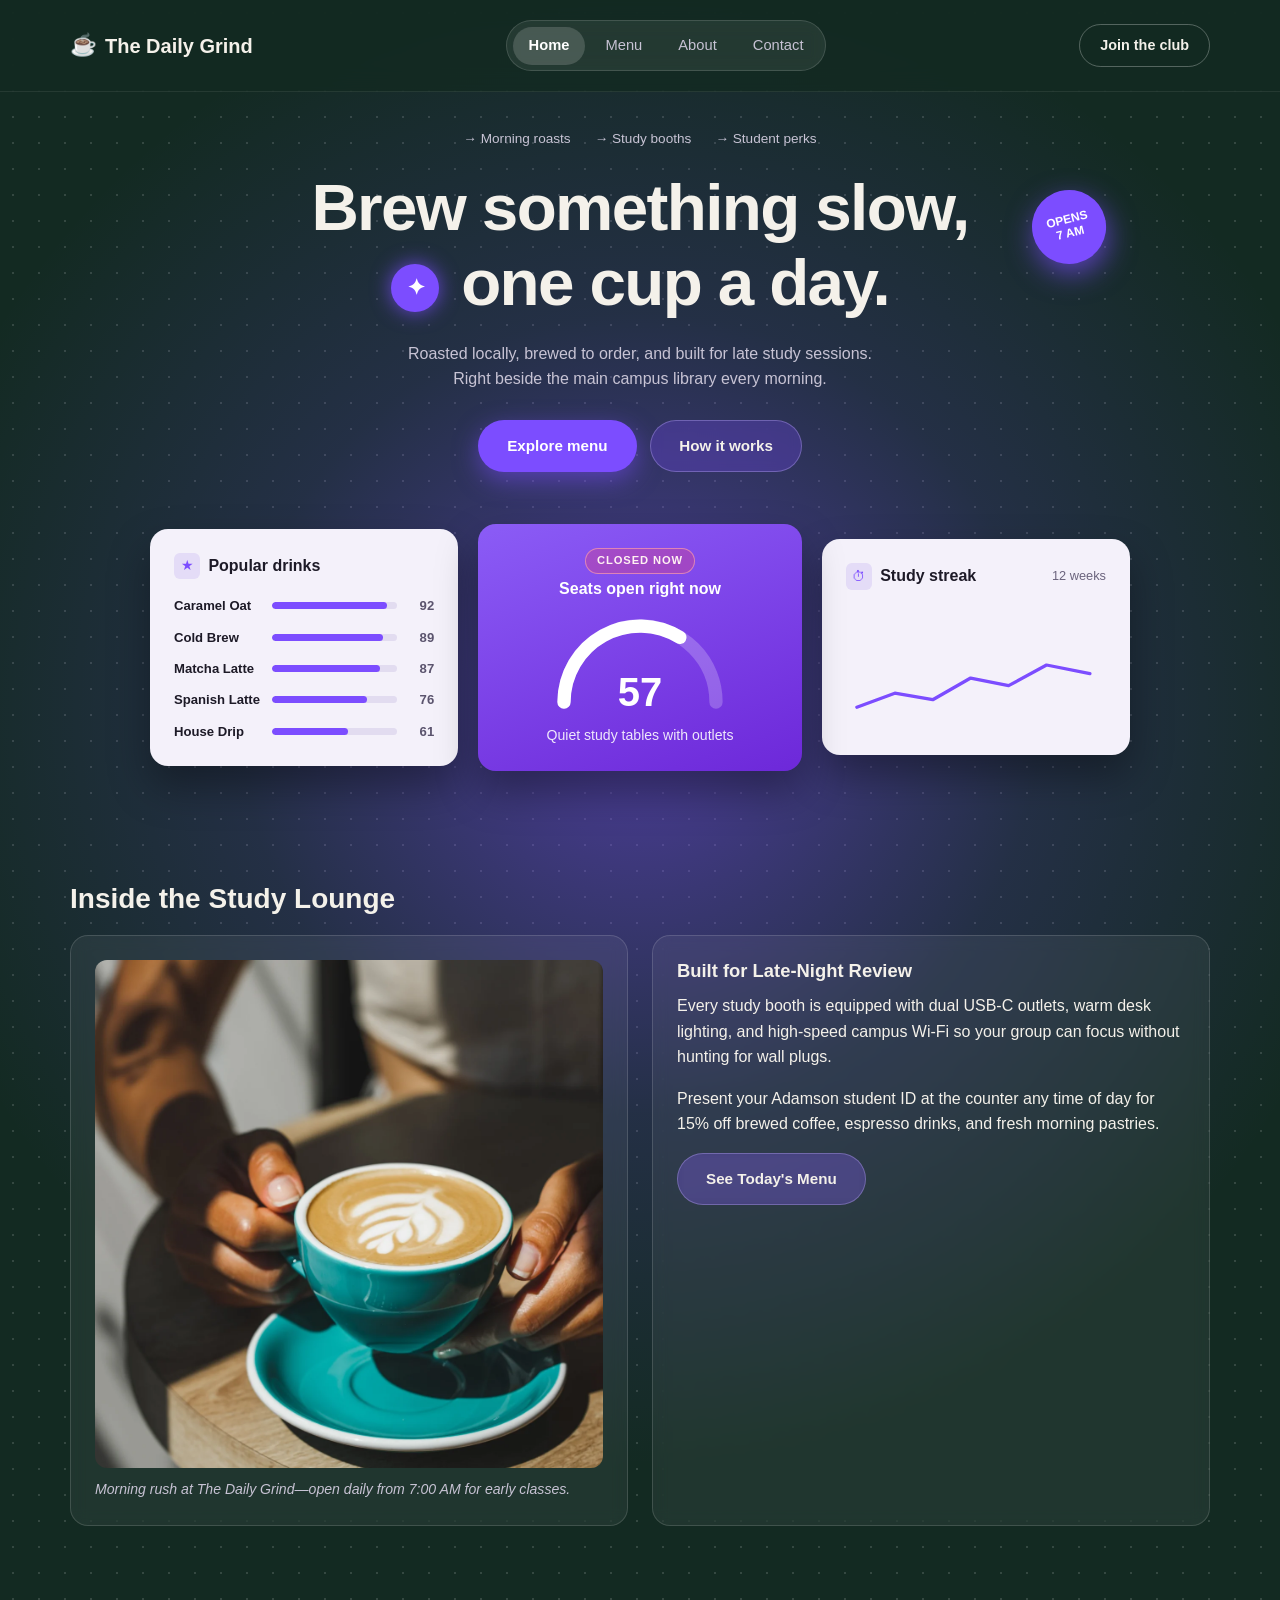
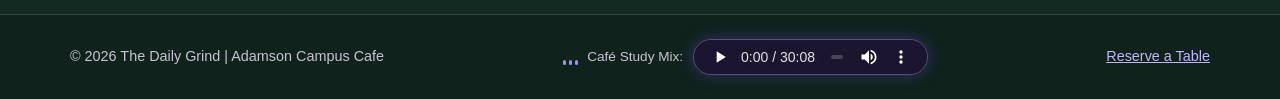
<file: index.html>
<!DOCTYPE html>
<html lang="en">
<head>
  <meta charset="UTF-8">
  <meta name="viewport" content="width=device-width, initial-scale=1.0">
  <title>The Daily Grind | Adamson Campus Café</title>
  <link rel="stylesheet" href="style.css">
</head>
<body>
  <header class="site-header">
    <div class="container nav-wrapper">
      <a href="index.html" class="brand">
        <span class="brand-icon" aria-hidden="true">&#9749;</span>
        <span>The Daily Grind</span>
      </a>

      <nav aria-label="Primary Navigation">
        <ul class="nav-list">
          <li><a href="index.html" class="active" aria-current="page">Home</a></li>
          <li><a href="menu.html">Menu</a></li>
          <li><a href="about.html">About</a></li>
          <li><a href="contact.html">Contact</a></li>
        </ul>
      </nav>

      <a href="contact.html" class="nav-cta">Join the club</a>
    </div>
  </header>

  <main>
    <section class="hero">
      <div class="container hero-container">
        <ul class="micro-links" aria-label="Quick highlights">
          <li>&rarr; Morning roasts</li>
          <li>&rarr; Study booths</li>
          <li>&rarr; Student perks</li>
        </ul>

        <div class="hero-title-wrap">
          <h1>
            Brew something slow,<br>
            <span class="sparkle-badge" aria-hidden="true">&#10022;</span>
            one cup a day.
          </h1>
          <div class="floating-badge" id="floating-status-badge" aria-hidden="true">OPEN<br>7 AM</div>
        </div>

        <p class="hero-subtitle">
          Roasted locally, brewed to order, and built for late study sessions.<br>
          Right beside the main campus library every morning.
        </p>

        <div class="hero-actions">
          <a href="menu.html" class="btn btn-primary">Explore menu</a>
          <a href="about.html" class="btn btn-secondary">How it works</a>
        </div>
      </div>

      <div class="container showcase-wrapper">
        <h2 class="sr-only">Live Campus Café Highlights</h2>
        <div class="showcase-deck">
          <article class="deck-card deck-card-light tilt-left">
            <div class="deck-card-header">
              <span class="mini-icon" aria-hidden="true">&#9733;</span>
              <h3>Popular drinks</h3>
            </div>

            <ul class="metric-list">
              <li>
                <span class="metric-name">Caramel Oat</span>
                <span class="bar-track"><span class="bar-fill" style="width: 92%;"></span></span>
                <span class="metric-val">92</span>
              </li>
              <li>
                <span class="metric-name">Cold Brew</span>
                <span class="bar-track"><span class="bar-fill" style="width: 89%;"></span></span>
                <span class="metric-val">89</span>
              </li>
              <li>
                <span class="metric-name">Matcha Latte</span>
                <span class="bar-track"><span class="bar-fill" style="width: 87%;"></span></span>
                <span class="metric-val">87</span>
              </li>
              <li>
                <span class="metric-name">Spanish Latte</span>
                <span class="bar-track"><span class="bar-fill" style="width: 76%;"></span></span>
                <span class="metric-val">76</span>
              </li>
              <li>
                <span class="metric-name">House Drip</span>
                <span class="bar-track"><span class="bar-fill" style="width: 61%;"></span></span>
                <span class="metric-val">61</span>
              </li>
            </ul>
          </article>

          <article class="deck-card deck-card-purple">
            <div class="purple-card-top">
              <span class="live-status-pill" id="live-status-pill">OPEN NOW</span>
              <h3>Seats open right now</h3>
            </div>
            <div class="gauge-wrap">
              <svg viewBox="0 0 200 115" class="gauge-svg" aria-hidden="true">
                <path d="M 20 100 A 80 80 0 0 1 180 100" fill="none" stroke="rgba(255,255,255,0.22)" stroke-width="14" stroke-linecap="round" />
                <path d="M 20 100 A 80 80 0 0 1 142 32" fill="none" stroke="#ffffff" stroke-width="14" stroke-linecap="round" />
              </svg>
              <div class="gauge-number" id="seat-counter" data-target="57">57</div>
            </div>
            <p class="gauge-caption">Quiet study tables with outlets</p>
          </article>

          <article class="deck-card deck-card-light tilt-right">
            <div class="deck-card-header spread">
              <div>
                <span class="mini-icon" aria-hidden="true">&#9201;</span>
                <h3>Study streak</h3>
              </div>
              <span class="muted-tag">12 weeks</span>
            </div>

            <svg viewBox="0 0 240 90" class="sparkline-svg" role="img" aria-label="Line graph showing steady student café visits over 12 weeks">
              <polyline
                fill="none"
                stroke="#7c4dff"
                stroke-width="3"
                stroke-linecap="round"
                stroke-linejoin="round"
                points="10,75 45,62 80,68 115,48 150,55 185,36 225,44"
              />
            </svg>
          </article>
        </div>
      </div>
    </section>

    <section class="media-showcase section-padding">
      <div class="container">
        <h2>Inside the Study Lounge</h2>
        <div class="media-figure-grid">
          <figure class="featured-figure">
            <img src="images/featured-coffee.jpg" alt="Students studying with laptops and iced coffee inside The Daily Grind campus cafe">
            <figcaption>Morning rush at The Daily Grind—open daily from 7:00 AM for early classes.</figcaption>
          </figure>

          <article class="card">
            <h3>Built for Late-Night Review</h3>
            <p>Every study booth is equipped with dual USB-C outlets, warm desk lighting, and high-speed campus Wi-Fi so your group can focus without hunting for wall plugs.</p>
            <p>Present your Adamson student ID at the counter any time of day for 15% off brewed coffee, espresso drinks, and fresh morning pastries.</p>
            <a href="menu.html" class="btn btn-secondary">See Today's Menu</a>
          </article>
        </div>
      </div>
    </section>
  </main>

  <footer class="site-footer">
    <div class="container footer-wrapper">
      <p>&copy; 2026 The Daily Grind | Adamson Campus Cafe</p>

      <div class="footer-audio">
        <div class="eq-bars" id="audio-eq" aria-hidden="true">
          <span></span><span></span><span></span>
        </div>
        <span id="audio-caption">Café Study Mix:</span>
        <audio id="bg-audio" controls autoplay loop aria-describedby="audio-caption">
            <source src="media/Ambience.mp3" type="audio/mpeg">
            Your browser does not support the HTML5 audio element.
        </audio>
      </div>

      <p><a href="contact.html">Reserve a Table</a></p>
    </div>
  </footer>

  <div id="popup-modal" class="modal-overlay" role="dialog" aria-modal="true" aria-hidden="true" aria-labelledby="modal-title">
    <div class="modal-box">
      <span id="modal-badge" class="modal-pill">STUDENT VIP PASS</span>
      <h2 id="modal-title">15% Off Every Study Session</h2>
      <p id="modal-body">Show your valid campus ID at the counter for 15% off espresso drinks and pastries.</p>
      <button type="button" id="modal-close" class="btn btn-primary">Got it</button>
    </div>
  </div>

  <script src="script.js"></script>
</body>
</html>
</file>
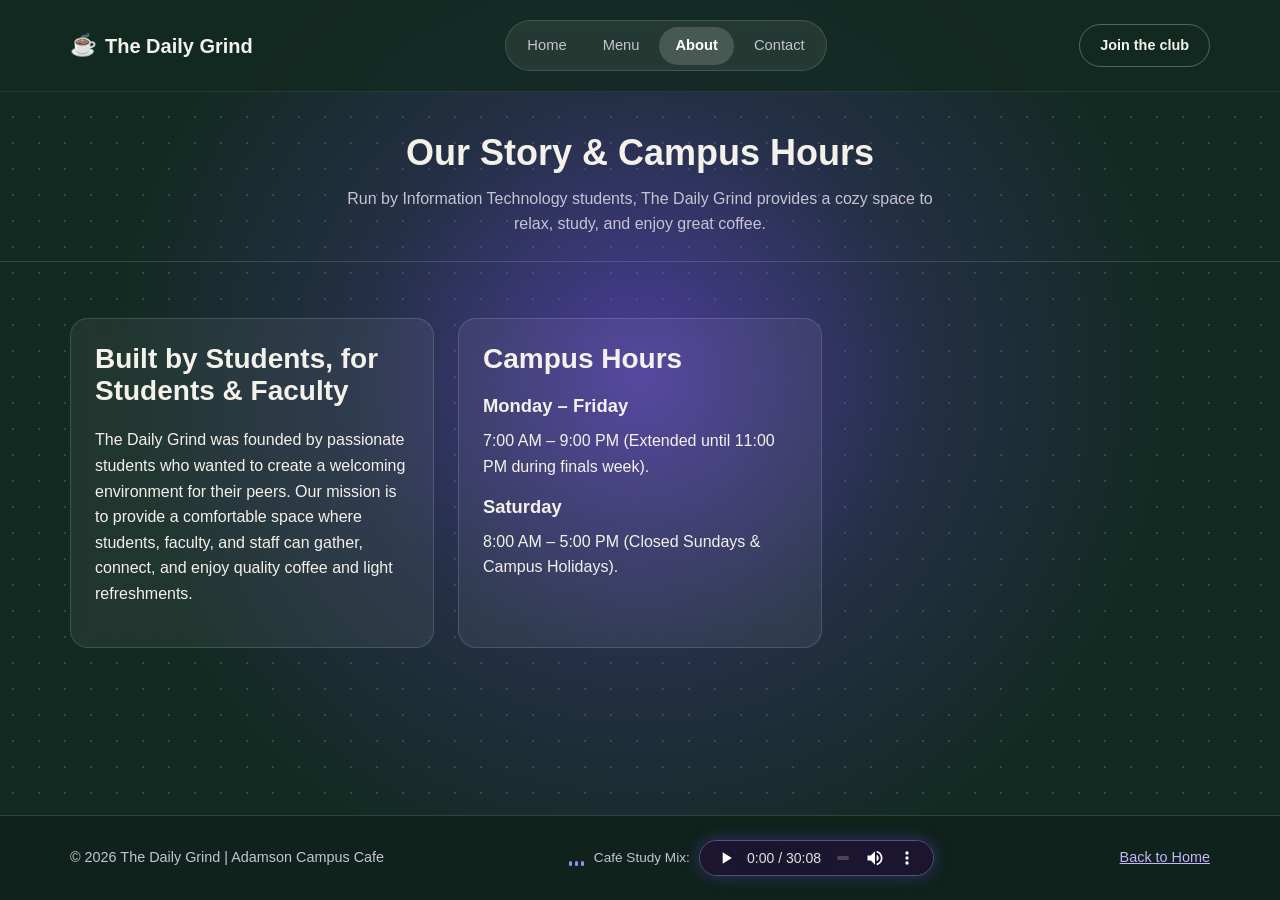
<file: about.html>
<!DOCTYPE html>
<html lang="en">
<head>
  <meta charset="UTF-8">
  <meta name="viewport" content="width=device-width, initial-scale=1.0">
  <title>About &amp; Hours | The Daily Grind Campus Cafe</title>
  <link rel="stylesheet" href="style.css">
</head>
<body>
  <header class="site-header">
    <div class="container nav-wrapper">
      <a href="index.html" class="brand">
        <span class="brand-icon" aria-hidden="true">&#9749;</span>
        <span>The Daily Grind</span>
      </a>

      <nav aria-label="Primary Navigation">
        <ul class="nav-list">
          <li><a href="index.html">Home</a></li>
          <li><a href="menu.html">Menu</a></li>
          <li><a href="about.html" class="active" aria-current="page">About</a></li>
          <li><a href="contact.html">Contact</a></li>
        </ul>
      </nav>

      <a href="contact.html" class="nav-cta">Join the club</a>
    </div>
  </header>

  <main>
    <section class="page-banner">
      <div class="container">
        <h1>Our Story &amp; Campus Hours</h1>
        <p>Run by Information Technology students, The Daily Grind provides a cozy space to relax, study, and enjoy great coffee.</p>
      </div>
    </section>

    <section class="section-padding">
      <div class="container card-grid">
        <article class="card">
          <h2>Built by Students, for Students &amp; Faculty</h2>
          <p>The Daily Grind was founded by passionate students who wanted to create a welcoming environment for their peers. Our mission is to provide a comfortable space where students, faculty, and staff can gather, connect, and enjoy quality coffee and light refreshments.</p>
        </article>

        <article class="card">
          <h2>Campus Hours</h2>
          <h3>Monday – Friday</h3>
          <p>7:00 AM – 9:00 PM (Extended until 11:00 PM during finals week).</p>
          <h3>Saturday</h3>
          <p>8:00 AM – 5:00 PM (Closed Sundays &amp; Campus Holidays).</p>
        </article>
      </div>
    </section>
  </main>

  <footer class="site-footer">
    <div class="container footer-wrapper">
      <p>&copy; 2026 The Daily Grind | Adamson Campus Cafe</p>

      <div class="footer-audio">
        <div class="eq-bars" id="audio-eq" aria-hidden="true">
          <span></span><span></span><span></span>
        </div>
        <span id="audio-caption">Café Study Mix:</span>
        <audio id="bg-audio" controls autoplay loop aria-describedby="audio-caption">
            <source src="media/Ambience.mp3" type="audio/mpeg">
            Your browser does not support the HTML5 audio element.
        </audio>
      </div>

      <p><a href="index.html">Back to Home</a></p>
    </div>
  </footer>

  <div id="popup-modal" class="modal-overlay" role="dialog" aria-modal="true" aria-hidden="true" aria-labelledby="modal-title">
    <div class="modal-box">
      <span id="modal-badge" class="modal-pill">STUDENT VIP PASS</span>
      <h2 id="modal-title">15% Off Every Study Session</h2>
      <p id="modal-body">Show your valid campus ID at the counter for 15% off espresso drinks and pastries.</p>
      <button type="button" id="modal-close" class="btn btn-primary">Got it</button>
    </div>
  </div>

  <script src="script.js"></script>
</body>
</html>
</file>
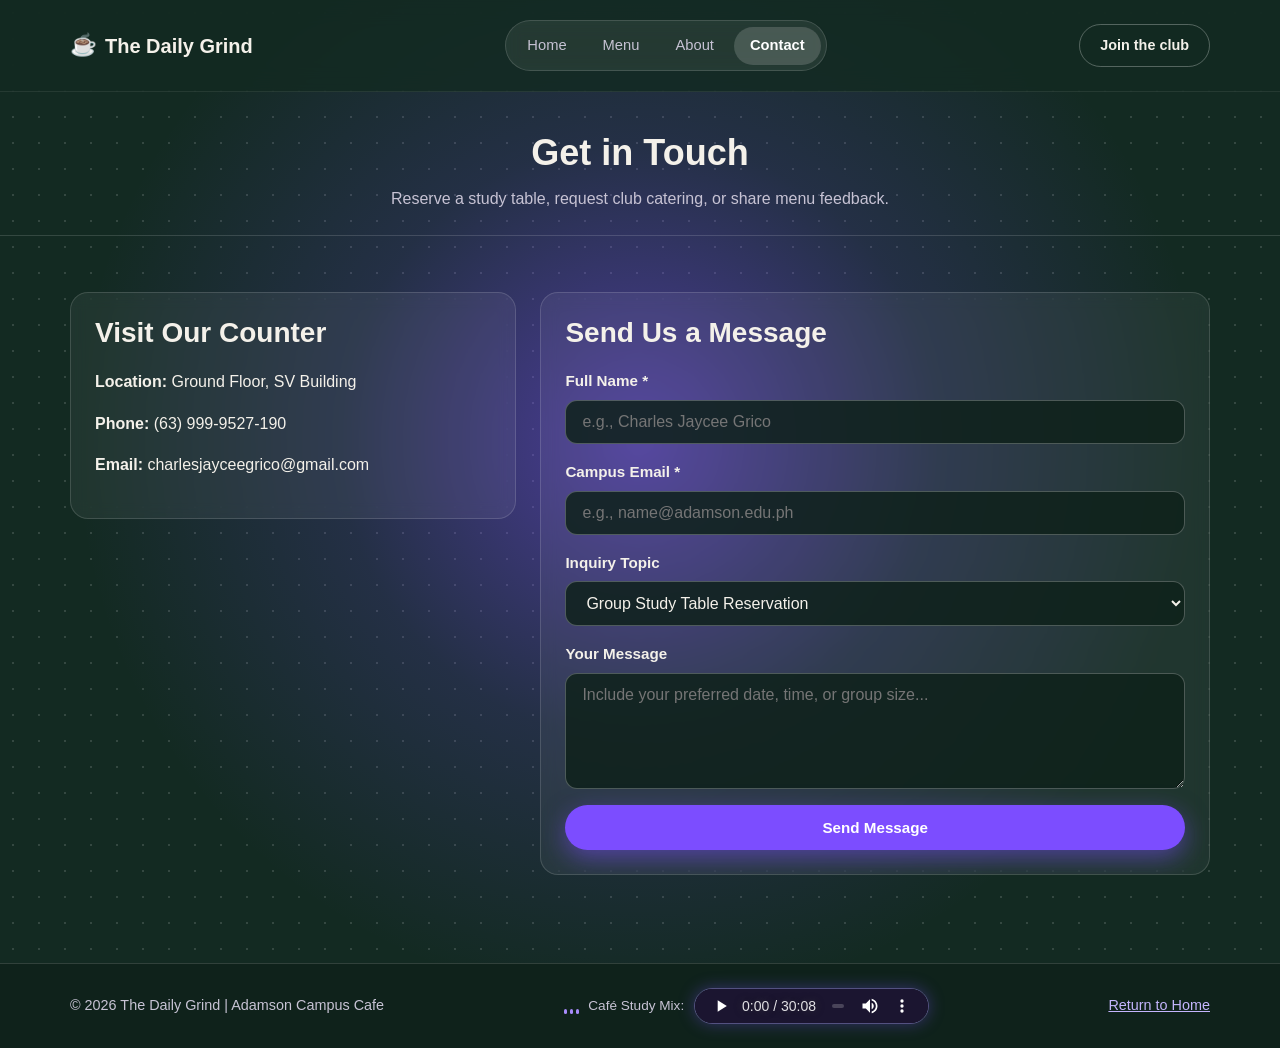
<file: contact.html>
<!DOCTYPE html>
<html lang="en">
<head>
  <meta charset="UTF-8">
  <meta name="viewport" content="width=device-width, initial-scale=1.0">
  <title>Contact | The Daily Grind Campus Cafe</title>
  <link rel="stylesheet" href="style.css">
</head>
<body>
  <header class="site-header">
    <div class="container nav-wrapper">
      <a href="index.html" class="brand">
        <span class="brand-icon" aria-hidden="true">&#9749;</span>
        <span>The Daily Grind</span>
      </a>

      <nav aria-label="Primary Navigation">
        <ul class="nav-list">
          <li><a href="index.html">Home</a></li>
          <li><a href="menu.html">Menu</a></li>
          <li><a href="about.html">About</a></li>
          <li><a href="contact.html" class="active" aria-current="page">Contact</a></li>
        </ul>
      </nav>

      <a href="contact.html" class="nav-cta">Join the club</a>
    </div>
  </header>

  <main>
    <section class="page-banner">
      <div class="container">
        <h1>Get in Touch</h1>
        <p>Reserve a study table, request club catering, or share menu feedback.</p>
      </div>
    </section>

    <section class="section-padding">
      <div class="container contact-grid">
        <article class="card">
          <h2>Visit Our Counter</h2>
          <p><strong>Location:</strong> Ground Floor, SV Building</p>
          <p><strong>Phone:</strong> (63) 999-9527-190</p>
          <p><strong>Email:</strong> charlesjayceegrico@gmail.com</p>
        </article>

        <article class="card">
          <h2>Send Us a Message</h2>
          <form action="#" method="post" class="contact-form">
            <div class="form-group">
              <label for="full-name">Full Name *</label>
              <input type="text" id="full-name" name="full_name" placeholder="e.g., Charles Jaycee Grico" required>
            </div>

            <div class="form-group">
              <label for="email-address">Campus Email *</label>
              <input type="email" id="email-address" name="email_address" placeholder="e.g., name@adamson.edu.ph" required>
            </div>

            <div class="form-group">
              <label for="inquiry-topic">Inquiry Topic</label>
              <select id="inquiry-topic" name="inquiry_topic">
                <option value="table">Group Study Table Reservation</option>
                <option value="preorder">Drink / Pastry Pre-Order</option>
                <option value="catering">Student Org / Club Catering</option>
                <option value="feedback">Menu Suggestion or Feedback</option>
                <option value="other">General Question</option>
              </select>
            </div>

            <div class="form-group">
              <label for="message-box">Your Message</label>
              <textarea id="message-box" name="message_box" rows="5" placeholder="Include your preferred date, time, or group size..."></textarea>
            </div>

            <button type="submit" class="btn btn-primary">Send Message</button>
          </form>
        </article>
      </div>
    </section>
  </main>

  <footer class="site-footer">
    <div class="container footer-wrapper">
      <p>&copy; 2026 The Daily Grind | Adamson Campus Cafe</p>

      <div class="footer-audio">
        <div class="eq-bars" id="audio-eq" aria-hidden="true">
          <span></span><span></span><span></span>
        </div>
        <span id="audio-caption">Café Study Mix:</span>
        <audio id="bg-audio" controls autoplay loop aria-describedby="audio-caption">
            <source src="media/Ambience.mp3" type="audio/mpeg">
            Your browser does not support the HTML5 audio element.
        </audio>
      </div>

      <p><a href="index.html">Return to Home</a></p>
    </div>
  </footer>

  <div id="popup-modal" class="modal-overlay" role="dialog" aria-modal="true" aria-hidden="true" aria-labelledby="modal-title">
    <div class="modal-box">
      <span id="modal-badge" class="modal-pill">STUDENT VIP PASS</span>
      <h2 id="modal-title">15% Off Every Study Session</h2>
      <p id="modal-body">Show your valid campus ID at the counter for 15% off espresso drinks and pastries.</p>
      <button type="button" id="modal-close" class="btn btn-primary">Got it</button>
    </div>
  </div>

  <script src="script.js"></script>
</body>
</html>
</file>
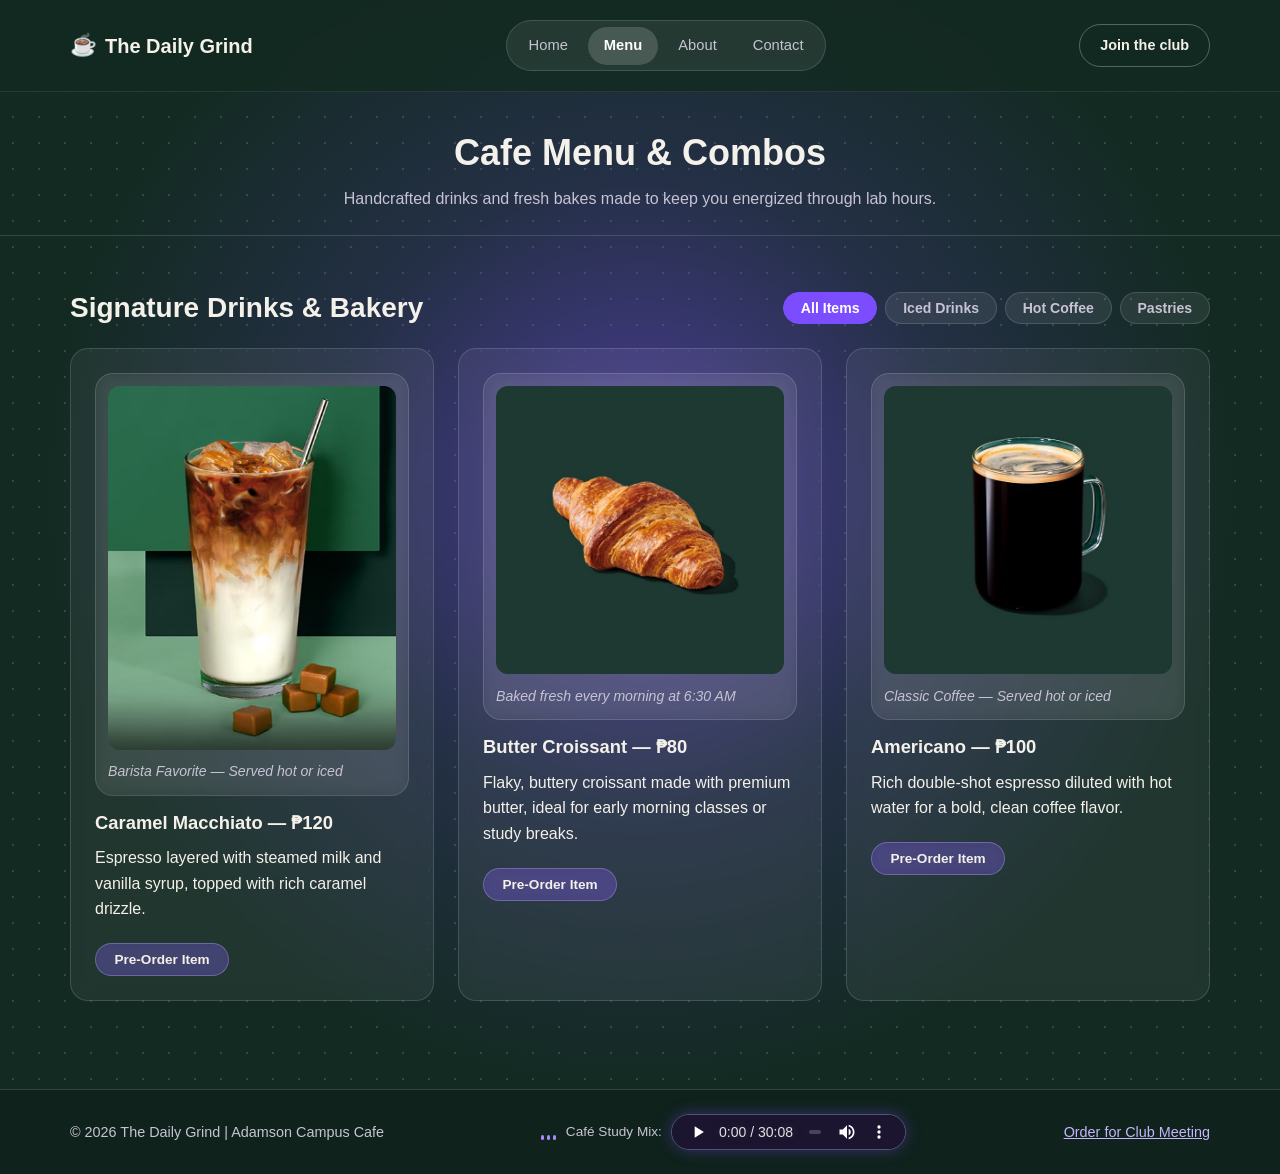
<file: menu.html>
<!DOCTYPE html>
<html lang="en">
<head>
  <meta charset="UTF-8">
  <meta name="viewport" content="width=device-width, initial-scale=1.0">
  <title>Menu | The Daily Grind | Adamson Campus Cafe</title>
  <link rel="stylesheet" href="style.css">
</head>
<body>
  <header class="site-header">
    <div class="container nav-wrapper">
      <a href="index.html" class="brand">
        <span class="brand-icon" aria-hidden="true">&#9749;</span>
        <span>The Daily Grind</span>
      </a>

      <nav aria-label="Primary Navigation">
        <ul class="nav-list">
          <li><a href="index.html">Home</a></li>
          <li><a href="menu.html" class="active" aria-current="page">Menu</a></li>
          <li><a href="about.html">About</a></li>
          <li><a href="contact.html">Contact</a></li>
        </ul>
      </nav>

      <a href="contact.html" class="nav-cta">Join the club</a>
    </div>
  </header>

  <main>
    <section class="page-banner">
      <div class="container">
        <h1>Cafe Menu &amp; Combos</h1>
        <p>Handcrafted drinks and fresh bakes made to keep you energized through lab hours.</p>
      </div>
    </section>

    <section class="section-padding">
      <div class="container">
        <div class="menu-header-bar">
          <h2>Signature Drinks &amp; Bakery</h2>
          <div class="menu-filters" role="group" aria-label="Filter menu items">
            <button type="button" class="filter-btn active" data-filter="all">All Items</button>
            <button type="button" class="filter-btn" data-filter="iced">Iced Drinks</button>
            <button type="button" class="filter-btn" data-filter="hot">Hot Coffee</button>
            <button type="button" class="filter-btn" data-filter="pastry">Pastries</button>
          </div>
        </div>

        <div class="card-grid">
          <article class="card menu-item" data-category="iced hot">
            <figure class="card-figure">
              <img src="images/Ice_caramel.jpeg" alt="Tall glass of iced caramel macchiato layered with espresso, milk, and caramel drizzle">
              <figcaption>Barista Favorite — Served hot or iced</figcaption>
            </figure>
            <h3>Caramel Macchiato — ₱120</h3>
            <p>Espresso layered with steamed milk and vanilla syrup, topped with rich caramel drizzle.</p>
            <button type="button" class="btn btn-secondary btn-sm preorder-btn" data-item="Caramel Macchiato (₱120)">Pre-Order Item</button>
          </article>

          <article class="card menu-item" data-category="pastry">
            <figure class="card-figure">
              <img src="images/croissant.jpeg" alt="Freshly baked golden flaky butter croissant on a serving plate">
              <figcaption>Baked fresh every morning at 6:30 AM</figcaption>
            </figure>
            <h3>Butter Croissant — ₱80</h3>
            <p>Flaky, buttery croissant made with premium butter, ideal for early morning classes or study breaks.</p>
            <button type="button" class="btn btn-secondary btn-sm preorder-btn" data-item="Butter Croissant (₱80)">Pre-Order Item</button>
          </article>

          <article class="card menu-item" data-category="hot iced">
            <figure class="card-figure">
              <img src="images/CaffeAmericano.jpeg" alt="Ceramic mug of freshly brewed hot Caffe Americano">
              <figcaption>Classic Coffee — Served hot or iced</figcaption>
            </figure>
            <h3>Americano — ₱100</h3>
            <p>Rich double-shot espresso diluted with hot water for a bold, clean coffee flavor.</p>
            <button type="button" class="btn btn-secondary btn-sm preorder-btn" data-item="Americano (₱100)">Pre-Order Item</button>
          </article>
        </div>
      </div>
    </section>
  </main>

  <footer class="site-footer">
    <div class="container footer-wrapper">
      <p>&copy; 2026 The Daily Grind | Adamson Campus Cafe</p>

      <div class="footer-audio">
        <div class="eq-bars" id="audio-eq" aria-hidden="true">
          <span></span><span></span><span></span>
        </div>
        <span id="audio-caption">Café Study Mix:</span>
        <audio id="bg-audio" controls autoplay loop aria-describedby="audio-caption">
          <source src="media/Ambience.mp3" type="audio/mpeg">
          Your browser does not support the HTML5 audio element.
        </audio>
      </div>

      <p><a href="contact.html">Order for Club Meeting</a></p>
    </div>
  </footer>

  <div id="popup-modal" class="modal-overlay" role="dialog" aria-modal="true" aria-hidden="true" aria-labelledby="modal-title">
    <div class="modal-box">
      <span id="modal-badge" class="modal-pill">STUDENT VIP PASS</span>
      <h2 id="modal-title">15% Off Every Study Session</h2>
      <p id="modal-body">Show your valid campus ID at the counter for 15% off espresso drinks and pastries.</p>
      <button type="button" id="modal-close" class="btn btn-primary">Got it</button>
    </div>
  </div>

  <script src="script.js"></script>
</body>
</html>
</file>
<file: style.css>
/* =========================================
   1. CSS VARIABLES & RESET
   ========================================= */
:root {
  --color-bg: #132a22;
  --color-bg-alt: #0f221b;
  --color-surface: rgba(255, 255, 255, 0.06);
  --color-card-light: #f4f1fa;
  --color-purple: #7c4dff;
  --color-purple-bright: #8b5cf6;
  --color-purple-dark: #5b21b6;
  --color-text: #f4f1ea;
  --color-text-muted: #c7c3d4;
  --color-text-dark: #1d1a27;
  --color-border: rgba(255, 255, 255, 0.14);

  --font-heading: "Segoe UI", -apple-system, BlinkMacSystemFont, Roboto, sans-serif;
  --font-body: "Segoe UI", -apple-system, BlinkMacSystemFont, Roboto, sans-serif;

  --radius-card: 18px;
  --radius-pill: 999px;
  --max-width: 1140px;
}

*,
*::before,
*::after {
  box-sizing: border-box;
  margin: 0;
  padding: 0;
}

body {
  font-family: var(--font-body);
  font-size: 1rem;
  line-height: 1.6;
  color: var(--color-text);
  background-color: var(--color-bg);
  background-image:
    radial-gradient(circle at 50% 42%, rgba(124, 77, 255, 0.55) 0%, rgba(124, 77, 255, 0.16) 34%, transparent 64%),
    radial-gradient(rgba(255, 255, 255, 0.14) 1px, transparent 1px);
  background-size: 100% 100%, 26px 26px;
  display: flex;
  flex-direction: column;
  min-height: 100vh;
}

main {
  flex: 1;
}

img {
  max-width: 100%;
  height: auto;
  display: block;
  border-radius: 12px;
}

h1, h2, h3 {
  font-family: var(--font-heading);
  line-height: 1.15;
  margin-bottom: 0.75rem;
}

h2 {
  font-size: 1.75rem;
  margin-bottom: 1.25rem;
}

h3 {
  font-size: 1.15rem;
}

p {
  margin-bottom: 1rem;
}

.sr-only {
  position: absolute;
  width: 1px;
  height: 1px;
  overflow: hidden;
  clip: rect(0, 0, 0, 0);
  white-space: nowrap;
}

.container {
  width: 90%;
  max-width: var(--max-width);
  margin: 0 auto;
}

.section-padding {
  padding: 3.5rem 0;
}

/* =========================================
   2. HEADER & FROSTED PILL NAV (FLEXBOX)
   ========================================= */
.site-header {
  padding: 1.25rem 0;
}

.nav-wrapper {
  display: flex;
  flex-direction: column;
  align-items: center;
  gap: 1rem;
}

.brand {
  display: inline-flex;
  align-items: center;
  gap: 0.5rem;
  font-size: 1.25rem;
  font-weight: 700;
  color: var(--color-text);
  text-decoration: none;
}

.brand-icon {
  color: #a78bfa;
  font-size: 1.35rem;
}

.nav-list {
  list-style: none;
  display: flex;
  flex-wrap: wrap;
  justify-content: center;
  gap: 0.25rem;
  background-color: rgba(255, 255, 255, 0.08);
  border: 1px solid var(--color-border);
  border-radius: var(--radius-pill);
  padding: 0.35rem;
  backdrop-filter: blur(8px);
}

.nav-list a {
  display: inline-block;
  color: var(--color-text-muted);
  text-decoration: none;
  padding: 0.45rem 1rem;
  border-radius: var(--radius-pill);
  font-size: 0.92rem;
  font-weight: 500;
  transition: background-color 0.2s ease, color 0.2s ease;
}

.nav-list a:hover,
.nav-list a:focus {
  background-color: rgba(124, 77, 255, 0.35);
  color: #ffffff;
  outline: 2px solid #ffffff;
  outline-offset: 2px;
}

.nav-list a.active {
  background-color: rgba(255, 255, 255, 0.16);
  color: #ffffff;
  font-weight: 600;
}

.nav-cta {
  display: inline-block;
  color: var(--color-text);
  text-decoration: none;
  font-size: 0.9rem;
  font-weight: 600;
  padding: 0.55rem 1.25rem;
  border: 1px solid rgba(255, 255, 255, 0.28);
  border-radius: var(--radius-pill);
  transition: background-color 0.2s ease, border-color 0.2s ease;
}

.nav-cta:hover,
.nav-cta:focus {
  background-color: var(--color-purple);
  border-color: var(--color-purple);
  color: #ffffff;
  outline: 2px solid #ffffff;
  outline-offset: 2px;
}

/* =========================================
   3. HERO SECTION & ELECTRIC PURPLE ACCENTS
   ========================================= */
.hero {
  padding: 2.25rem 0 3.5rem;
  text-align: center;
}

.micro-links {
  list-style: none;
  display: flex;
  flex-wrap: wrap;
  justify-content: center;
  gap: 1.5rem;
  font-size: 0.85rem;
  color: var(--color-text-muted);
  margin-bottom: 1.25rem;
}

.hero-title-wrap {
  position: relative;
  max-width: 820px;
  margin: 0 auto 1.25rem;
}

.hero h1 {
  font-size: 2.35rem;
  font-weight: 700;
  letter-spacing: -0.025em;
  color: var(--color-text);
}

.sparkle-badge {
  display: inline-flex;
  align-items: center;
  justify-content: center;
  width: 2.25rem;
  height: 2.25rem;
  border-radius: 50%;
  background-color: var(--color-purple);
  color: #ffffff;
  font-size: 1.1rem;
  vertical-align: middle;
  margin-right: 0.35rem;
  box-shadow: 0 0 20px rgba(124, 77, 255, 0.8);
}

.floating-badge {
  display: none;
}

.hero-subtitle {
  color: var(--color-text-muted);
  font-size: 1rem;
  max-width: 540px;
  margin: 0 auto 1.75rem;
}

.hero-actions {
  display: flex;
  flex-direction: column;
  align-items: center;
  justify-content: center;
  gap: 0.85rem;
  margin-bottom: 3.25rem;
}

.btn {
  display: inline-block;
  padding: 0.8rem 1.75rem;
  border-radius: var(--radius-pill);
  font-weight: 600;
  font-size: 0.95rem;
  text-decoration: none;
  border: 1px solid transparent;
  cursor: pointer;
  transition: transform 0.15s ease, background-color 0.2s ease, box-shadow 0.2s ease;
}

.btn-sm {
  padding: 0.5rem 1.15rem;
  font-size: 0.85rem;
  margin-top: 0.35rem;
}

.btn-primary {
  background-color: var(--color-purple);
  color: #ffffff;
  box-shadow: 0 8px 25px rgba(124, 77, 255, 0.5);
}

.btn-primary:hover,
.btn-primary:focus {
  background-color: var(--color-purple-bright);
  transform: translateY(-2px);
  outline: 2px solid #ffffff;
  outline-offset: 2px;
}

.btn-secondary {
  background-color: rgba(124, 77, 255, 0.28);
  border-color: rgba(196, 175, 255, 0.35);
  color: var(--color-text);
  backdrop-filter: blur(6px);
}

.btn-secondary:hover,
.btn-secondary:focus {
  background-color: rgba(124, 77, 255, 0.45);
  color: #ffffff;
  outline: 2px solid #ffffff;
  outline-offset: 2px;
}

/* =========================================
   4. 3-CARD TILTED SHOWCASE DECK (CSS GRID)
   ========================================= */
.showcase-deck {
  display: grid;
  grid-template-columns: 1fr;
  gap: 1.5rem;
  text-align: left;
  max-width: 980px;
  margin: 0 auto;
}

.deck-card {
  border-radius: var(--radius-card);
  padding: 1.5rem;
  box-shadow: 0 20px 40px rgba(0, 0, 0, 0.35);
}

.deck-card-light {
  background-color: var(--color-card-light);
  color: var(--color-text-dark);
}

.deck-card-purple {
  background: linear-gradient(160deg, #8b5cf6 0%, #6d28d9 100%);
  color: #ffffff;
  text-align: center;
  display: flex;
  flex-direction: column;
  justify-content: space-between;
}

.purple-card-top {
  display: flex;
  flex-direction: column;
  align-items: center;
  gap: 0.4rem;
}

.live-status-pill {
  display: inline-block;
  font-size: 0.7rem;
  font-weight: 800;
  letter-spacing: 0.08em;
  padding: 0.2rem 0.7rem;
  border-radius: var(--radius-pill);
  background-color: rgba(16, 185, 129, 0.28);
  border: 1px solid rgba(110, 231, 183, 0.65);
  color: #ecfdf5;
}

.live-status-pill.is-closed {
  background-color: rgba(244, 63, 94, 0.28);
  border-color: rgba(253, 164, 175, 0.65);
  color: #fff1f2;
}

.deck-card-header {
  display: flex;
  align-items: center;
  gap: 0.5rem;
  margin-bottom: 1rem;
}

.deck-card-header.spread {
  justify-content: space-between;
}

.deck-card-header.spread > div {
  display: flex;
  align-items: center;
  gap: 0.5rem;
}

.deck-card h3 {
  margin-bottom: 0;
  font-size: 1rem;
  font-weight: 700;
}

.mini-icon {
  display: inline-flex;
  align-items: center;
  justify-content: center;
  width: 1.65rem;
  height: 1.65rem;
  border-radius: 6px;
  background-color: #e4dcf7;
  color: var(--color-purple);
  font-size: 0.85rem;
}

.muted-tag {
  font-size: 0.8rem;
  color: #6b647d;
}

.metric-list {
  list-style: none;
  display: flex;
  flex-direction: column;
  gap: 0.65rem;
}

.metric-list li {
  display: grid;
  grid-template-columns: 5.5rem 1fr 1.75rem;
  align-items: center;
  gap: 0.6rem;
  font-size: 0.82rem;
  font-weight: 600;
}

.bar-track {
  display: block;
  height: 7px;
  background-color: #e2dcf0;
  border-radius: var(--radius-pill);
  overflow: hidden;
}

.bar-fill {
  display: block;
  height: 100%;
  background-color: var(--color-purple);
  border-radius: var(--radius-pill);
}

.metric-val {
  text-align: right;
  color: #5b546e;
}

.gauge-wrap {
  position: relative;
  width: 190px;
  margin: 0.5rem auto;
}

.gauge-svg {
  width: 100%;
  display: block;
}

.gauge-number {
  position: absolute;
  bottom: 0.25rem;
  left: 0;
  right: 0;
  font-size: 2.5rem;
  font-weight: 800;
  line-height: 1;
}

.gauge-caption {
  margin-bottom: 0;
  font-size: 0.88rem;
  color: rgba(255, 255, 255, 0.88);
}

.sparkline-svg {
  width: 100%;
  height: auto;
  margin-top: 1.25rem;
}

/* =========================================
   5. FIGURE, MENU FILTERS & SUBPAGE CARDS
   ========================================= */
.page-banner {
  padding: 2.5rem 0 1.5rem;
  text-align: center;
  border-bottom: 1px solid var(--color-border);
}

.page-banner h1 {
  font-size: 2.25rem;
}

.page-banner p {
  color: var(--color-text-muted);
  max-width: 600px;
  margin: 0 auto;
}

.menu-header-bar {
  display: flex;
  flex-direction: column;
  gap: 1rem;
  margin-bottom: 1.5rem;
}

.menu-header-bar h2 {
  margin-bottom: 0;
}

.menu-filters {
  display: flex;
  flex-wrap: wrap;
  gap: 0.5rem;
}

.filter-btn {
  background-color: rgba(255, 255, 255, 0.08);
  color: var(--color-text-muted);
  border: 1px solid var(--color-border);
  border-radius: var(--radius-pill);
  padding: 0.45rem 1.05rem;
  font-family: var(--font-body);
  font-size: 0.88rem;
  font-weight: 600;
  cursor: pointer;
  transition: background-color 0.2s ease, color 0.2s ease, border-color 0.2s ease;
}

.filter-btn:hover,
.filter-btn:focus {
  border-color: var(--color-purple-bright);
  color: #ffffff;
  outline: 2px solid #ffffff;
  outline-offset: 2px;
}

.filter-btn.active {
  background-color: var(--color-purple);
  border-color: var(--color-purple);
  color: #ffffff;
}

.menu-item.is-hidden {
  display: none;
}

.media-figure-grid,
.card-grid,
.contact-grid {
  display: grid;
  grid-template-columns: 1fr;
  gap: 1.5rem;
}

.featured-figure,
.card-figure,
.card,
.media-card {
  background-color: var(--color-surface);
  border: 1px solid var(--color-border);
  border-radius: var(--radius-card);
  padding: 1.5rem;
  backdrop-filter: blur(8px);
}

.card-figure {
  padding: 0.75rem;
  margin-bottom: 1rem;
}

figcaption {
  font-size: 0.88rem;
  color: var(--color-text-muted);
  margin-top: 0.65rem;
  font-style: italic;
}

audio {
  width: 100%;
  margin-top: 0.75rem;
  border-radius: var(--radius-pill);
}

/* =========================================
   6. CONTACT FORM (STACKED ON MOBILE)
   ========================================= */
.contact-form {
  display: flex;
  flex-direction: column;
  gap: 1rem;
}

.form-group {
  display: flex;
  flex-direction: column;
  gap: 0.4rem;
}

label {
  font-weight: 600;
  font-size: 0.95rem;
  color: var(--color-text);
}

input,
select,
textarea {
  width: 100%;
  padding: 0.75rem 1rem;
  font-family: var(--font-body);
  font-size: 1rem;
  color: var(--color-text);
  background-color: rgba(15, 34, 27, 0.85);
  border: 1px solid rgba(255, 255, 255, 0.25);
  border-radius: 12px;
  transition: border-color 0.2s ease, box-shadow 0.2s ease;
}

input:hover,
select:hover,
textarea:hover {
  border-color: var(--color-purple-bright);
}

input:focus,
select:focus,
textarea:focus {
  border-color: var(--color-purple-bright);
  box-shadow: 0 0 0 3px rgba(124, 77, 255, 0.35);
  outline: none;
}

/* =========================================
   7. FOOTER, AUDIO BAR & EQUALIZER (FLEXBOX)
   ========================================= */
.site-footer {
  background-color: var(--color-bg-alt);
  border-top: 1px solid var(--color-border);
  padding: 1.5rem 0;
  margin-top: 2rem;
}

.footer-wrapper {
  display: flex;
  flex-direction: column;
  align-items: center;
  text-align: center;
  gap: 0.75rem;
}

.site-footer p {
  margin-bottom: 0;
  font-size: 0.9rem;
  color: var(--color-text-muted);
}

.site-footer a {
  color: #c4b5fd;
  text-decoration: underline;
}

.site-footer a:hover,
.site-footer a:focus {
  color: #ffffff;
  outline: 2px solid #ffffff;
  outline-offset: 2px;
}

.footer-audio {
  display: flex;
  align-items: center;
  gap: 0.6rem;
  font-size: 0.85rem;
  color: var(--color-text-muted);
}

.footer-audio audio {
  width: 215px;
  height: 34px;
  margin-top: 0;
}

.eq-bars {
  display: inline-flex;
  align-items: flex-end;
  gap: 3px;
  height: 16px;
}

.eq-bars span {
  display: block;
  width: 3px;
  height: 5px;
  background-color: #a78bfa;
  border-radius: 2px;
  transition: height 0.2s ease;
}

.eq-bars.is-playing span {
  animation: eqBounce 0.7s ease-in-out infinite alternate;
}

.eq-bars.is-playing span:nth-child(2) {
  animation-delay: 0.2s;
}

.eq-bars.is-playing span:nth-child(3) {
  animation-delay: 0.4s;
}

@keyframes eqBounce {
  0% { height: 4px; }
  100% { height: 16px; }
}

/* =========================================
   8. RESPONSIVE BREAKPOINTS (TABLET & DESKTOP)
   ========================================= */
@media (min-width: 768px) {
  .nav-wrapper,
  .menu-header-bar {
    flex-direction: row;
    justify-content: space-between;
    align-items: center;
  }

  .hero-actions {
    flex-direction: row;
  }

  .media-figure-grid,
  .card-grid {
    grid-template-columns: repeat(2, 1fr);
  }

  .footer-wrapper {
    flex-direction: row;
    justify-content: space-between;
    text-align: left;
  }
}

@media (min-width: 1024px) {
  .hero h1 {
    font-size: 4.1rem;
  }

  .sparkle-badge {
    width: 3rem;
    height: 3rem;
    font-size: 1.4rem;
  }

  .floating-badge {
    display: flex;
    align-items: center;
    justify-content: center;
    position: absolute;
    right: -3.5rem;
    top: 1.25rem;
    width: 4.6rem;
    height: 4.6rem;
    border-radius: 50%;
    background-color: var(--color-purple);
    color: #ffffff;
    font-size: 0.75rem;
    font-weight: 800;
    line-height: 1.15;
    transform: rotate(-14deg);
    box-shadow: 0 10px 28px rgba(124, 77, 255, 0.65);
  }

  .showcase-deck {
    grid-template-columns: 1fr 1.05fr 1fr;
    align-items: center;
    gap: 1.25rem;
  }

  .tilt-left {
    transform: rotate(-2.5deg);
  }

  .deck-card-purple {
    transform: translateY(-12px);
    z-index: 2;
  }

  .tilt-right {
    transform: rotate(2.5deg);
  }

  .card-grid {
    grid-template-columns: repeat(3, 1fr);
  }

  .contact-grid {
    grid-template-columns: 1fr 1.5fr;
    align-items: start;
  }
}

/* =========================================
   9. HOVER GLOW, SCROLL REVEAL & POP-UP MODAL
   ========================================= */
.deck-card,
.card {
  position: relative;
  overflow: hidden;
  transition: transform 0.25s ease, box-shadow 0.25s ease, border-color 0.25s ease;
}

.deck-card::before,
.card::before {
  content: "";
  position: absolute;
  inset: 0;
  background: radial-gradient(
    320px circle at var(--mouse-x, 50%) var(--mouse-y, 50%),
    rgba(139, 92, 246, 0.22),
    transparent 65%
  );
  opacity: 0;
  transition: opacity 0.25s ease;
  pointer-events: none;
}

.deck-card:hover::before,
.card:hover::before {
  opacity: 1;
}

.deck-card:hover,
.card:hover {
  border-color: rgba(167, 139, 250, 0.55);
  box-shadow: 0 22px 45px rgba(124, 77, 255, 0.28);
}

.reveal-pop {
  opacity: 0;
  transform: translateY(26px) scale(0.96);
  transition: opacity 0.55s ease, transform 0.55s cubic-bezier(0.22, 1, 0.36, 1);
}

.reveal-pop.is-visible {
  opacity: 1;
  transform: translateY(0) scale(1);
}

.modal-overlay {
  position: fixed;
  inset: 0;
  background-color: rgba(10, 22, 17, 0.78);
  backdrop-filter: blur(6px);
  display: flex;
  align-items: center;
  justify-content: center;
  padding: 1.25rem;
  z-index: 1000;
  opacity: 0;
  visibility: hidden;
  transition: opacity 0.25s ease, visibility 0.25s ease;
}

.modal-overlay.is-open {
  opacity: 1;
  visibility: visible;
}

.modal-box {
  background: linear-gradient(165deg, #1b382e 0%, #132a22 100%);
  border: 1px solid rgba(167, 139, 250, 0.45);
  border-radius: 22px;
  padding: 2rem;
  max-width: 440px;
  width: 100%;
  text-align: center;
  box-shadow: 0 24px 60px rgba(0, 0, 0, 0.6), 0 0 35px rgba(124, 77, 255, 0.35);
  transform: scale(0.84) translateY(18px);
  transition: transform 0.35s cubic-bezier(0.34, 1.56, 0.64, 1);
}

.modal-overlay.is-open .modal-box {
  transform: scale(1) translateY(0);
}

.modal-pill {
  display: inline-block;
  background-color: var(--color-purple);
  color: #ffffff;
  font-size: 0.75rem;
  font-weight: 700;
  letter-spacing: 0.06em;
  padding: 0.3rem 0.85rem;
  border-radius: var(--radius-pill);
  margin-bottom: 0.9rem;
}

.modal-box h2 {
  font-size: 1.55rem;
  margin-bottom: 0.65rem;
}

.modal-box p {
  color: var(--color-text-muted);
  font-size: 0.95rem;
  margin-bottom: 1.5rem;
}

.footer-audio audio {
  width: 240px;
  height: 36px;
  margin-top: 0;
  color-scheme: dark;
  border-radius: var(--radius-pill);
  border: 1px solid rgba(167, 139, 250, 0.45);
  box-shadow: 0 0 16px rgba(124, 77, 255, 0.35);
}

/* =========================================
   10. VISUAL POLISH: STICKY NAV, DARK AUDIO,
       FLOATING ANIMATIONS & PAGE TRANSITIONS
   ========================================= */

/* Custom Text Selection & Scrollbar */
::selection {
  background-color: var(--color-purple);
  color: #ffffff;
}

::-webkit-scrollbar {
  width: 10px;
}

::-webkit-scrollbar-track {
  background: var(--color-bg-alt);
}

::-webkit-scrollbar-thumb {
  background: #35295e;
  border-radius: var(--radius-pill);
  border: 2px solid var(--color-bg-alt);
}

::-webkit-scrollbar-thumb:hover {
  background: var(--color-purple);
}

/* Sticky Frosted-Glass Header */
.site-header {
  position: sticky;
  top: 0;
  z-index: 900;
  background-color: rgba(19, 42, 34, 0.82);
  backdrop-filter: blur(12px);
  border-bottom: 1px solid rgba(255, 255, 255, 0.08);
}

/* Dark-Styled Default Audio Player */
.footer-audio audio {
  width: 235px;
  height: 36px;
  margin-top: 0;
  color-scheme: dark;
  border-radius: var(--radius-pill);
  border: 1px solid rgba(167, 139, 250, 0.45);
  box-shadow: 0 0 16px rgba(124, 77, 255, 0.35);
}

.footer-audio audio::-webkit-media-controls-panel,
.footer-audio audio::-webkit-media-controls-enclosure {
  background-color: #1b1530;
  border-radius: var(--radius-pill);
}

/* Subtle Floating & Pulse Animations */
@keyframes badgeFloat {
  0%, 100% {
    transform: rotate(-14deg) translateY(0);
  }
  50% {
    transform: rotate(-10deg) translateY(-8px);
  }
}

@keyframes sparklePulse {
  0%, 100% {
    box-shadow: 0 0 18px rgba(124, 77, 255, 0.75);
    transform: scale(1);
  }
  50% {
    box-shadow: 0 0 30px rgba(167, 139, 250, 1);
    transform: scale(1.07);
  }
}

.sparkle-badge {
  animation: sparklePulse 3s ease-in-out infinite;
}

@media (min-width: 1024px) {
  .floating-badge {
    animation: badgeFloat 4s ease-in-out infinite;
  }
}

/* Smooth Page Crossfade */
main {
  transition: opacity 0.22s ease, transform 0.22s ease;
}

main.is-fading {
  opacity: 0;
  transform: translateY(8px);
}
</file>
